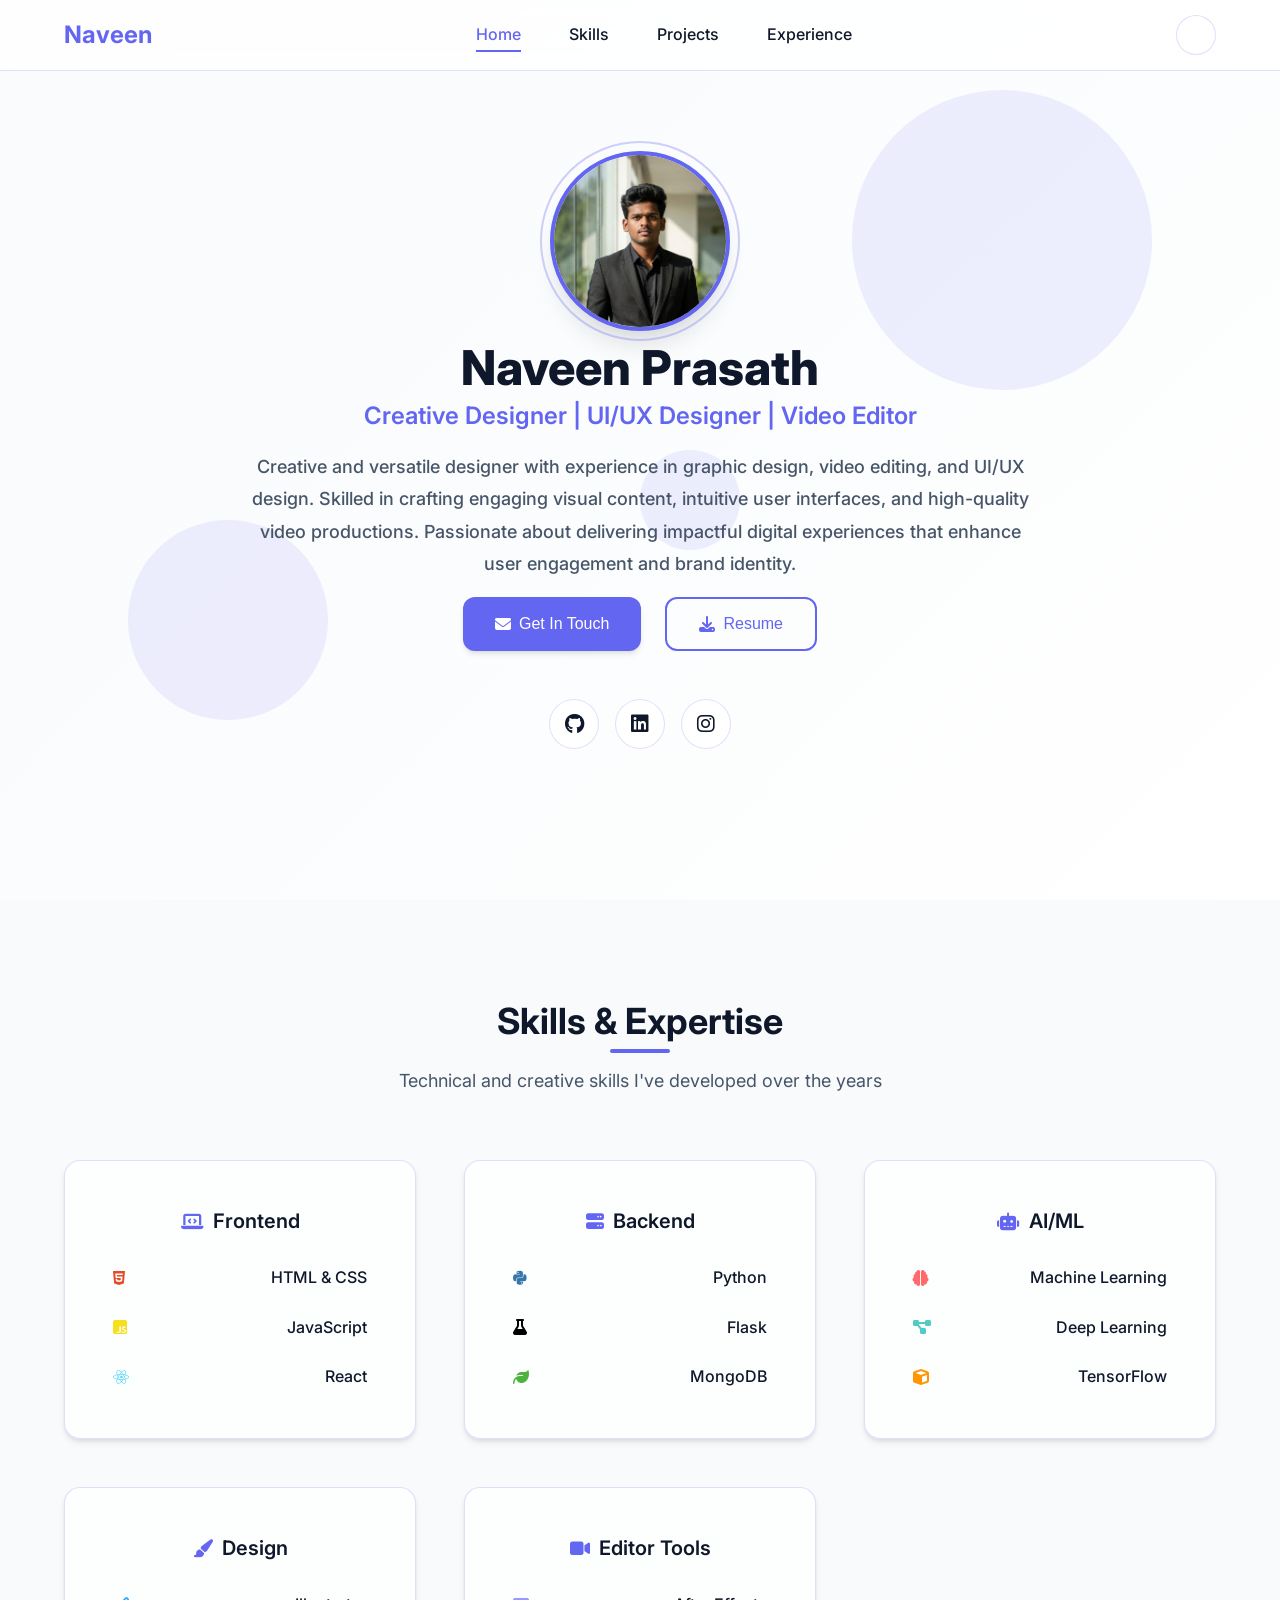
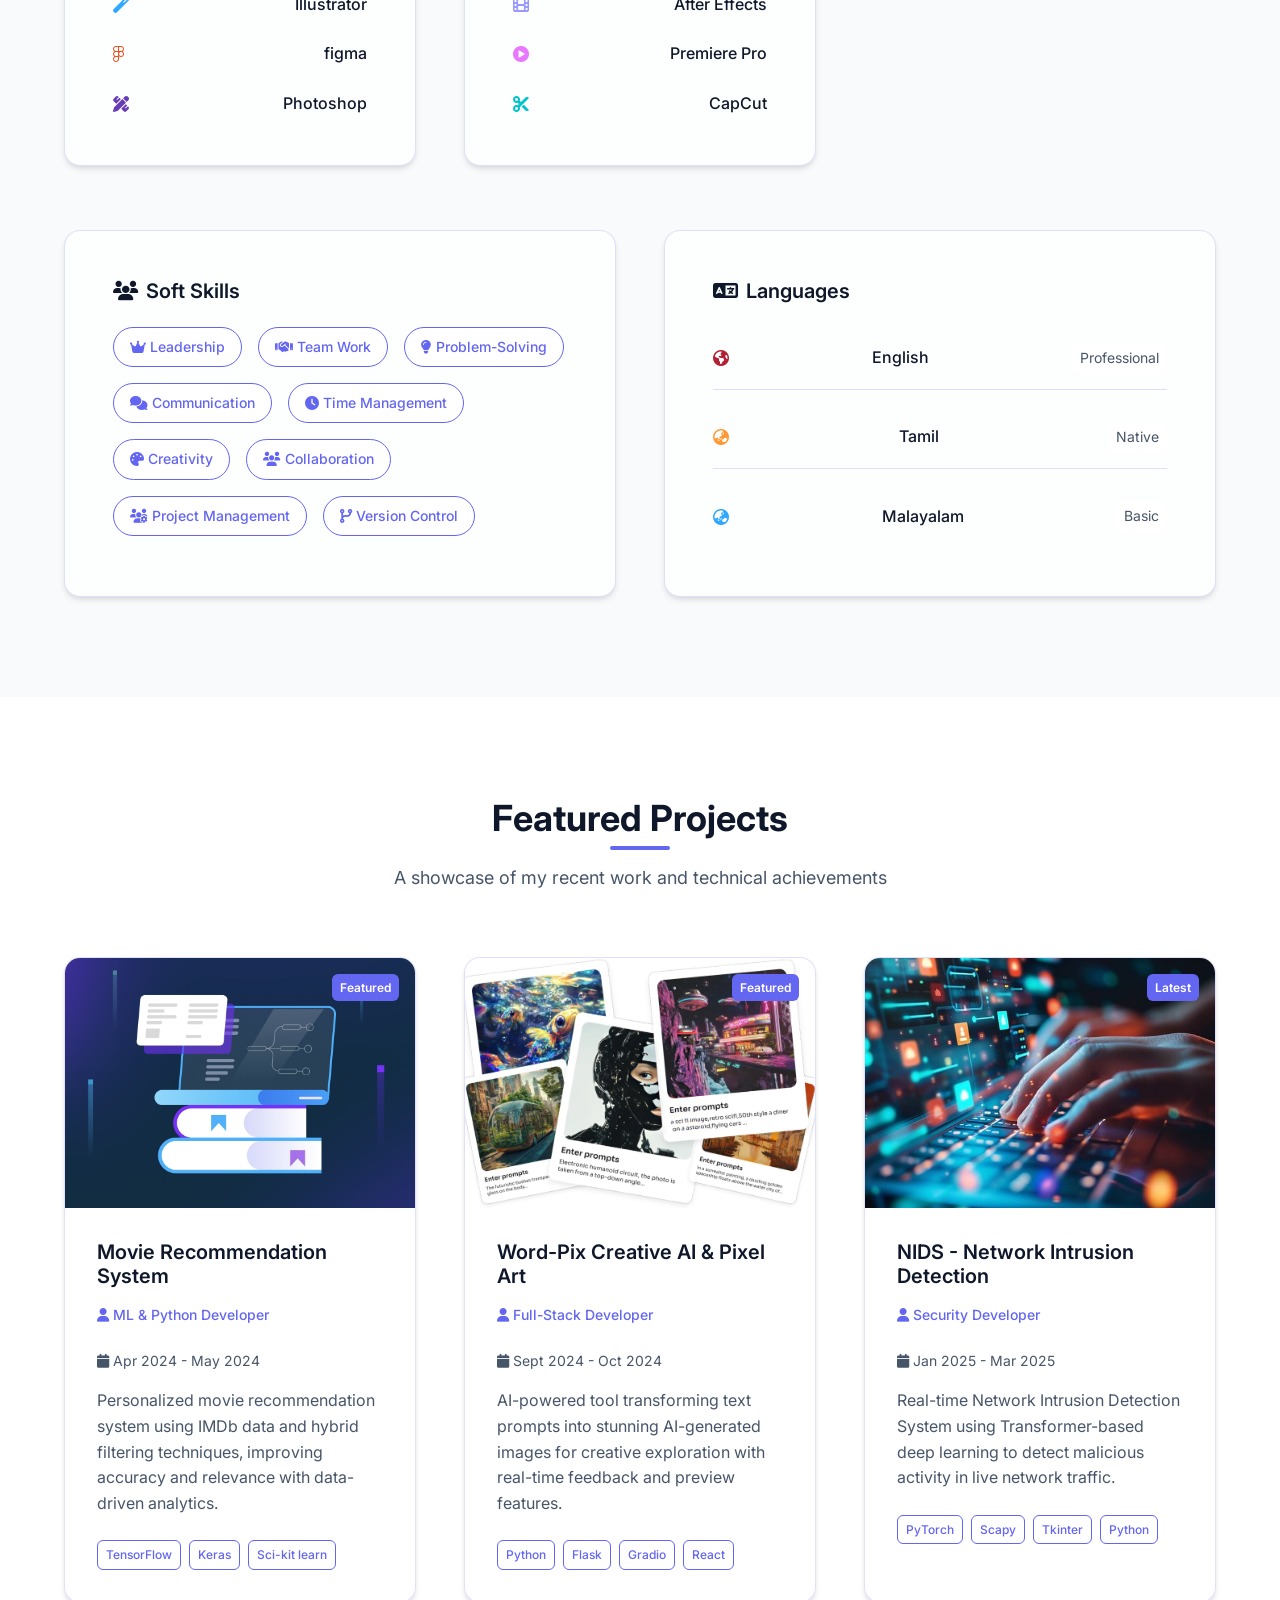
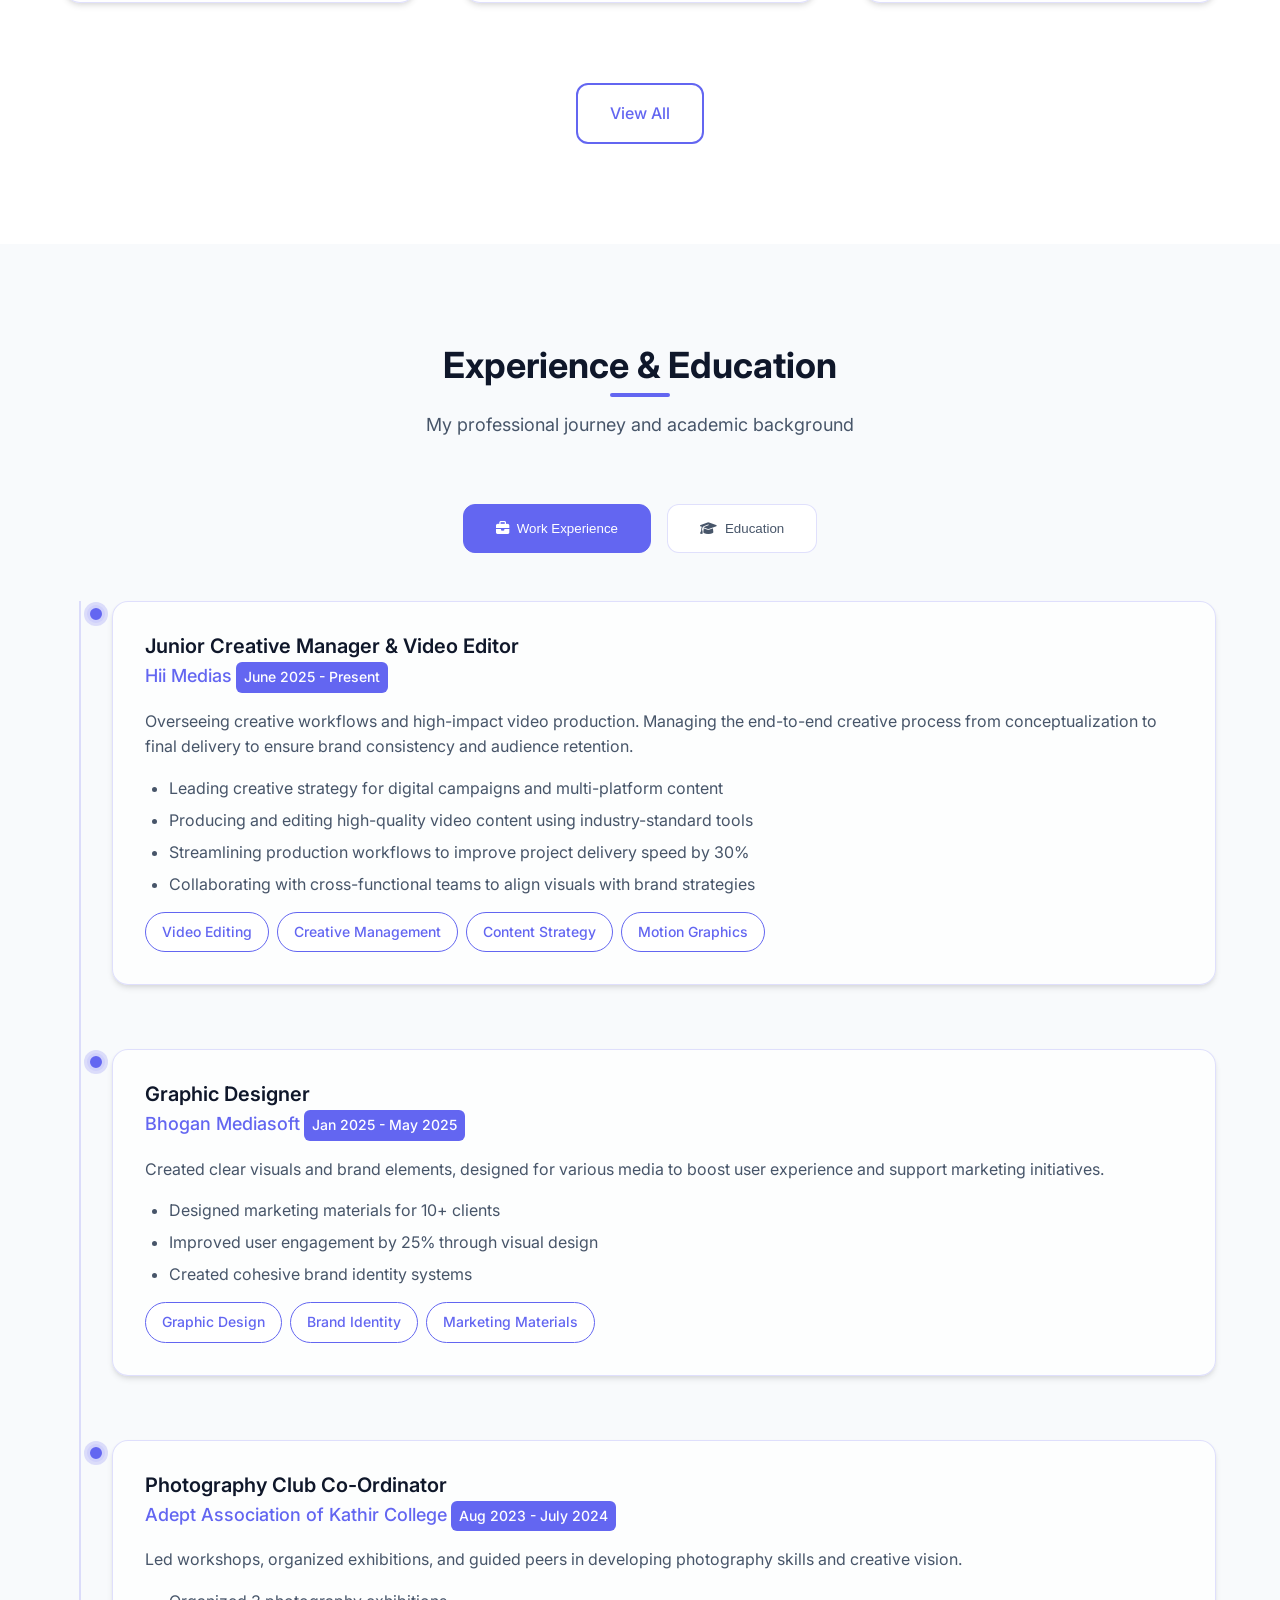
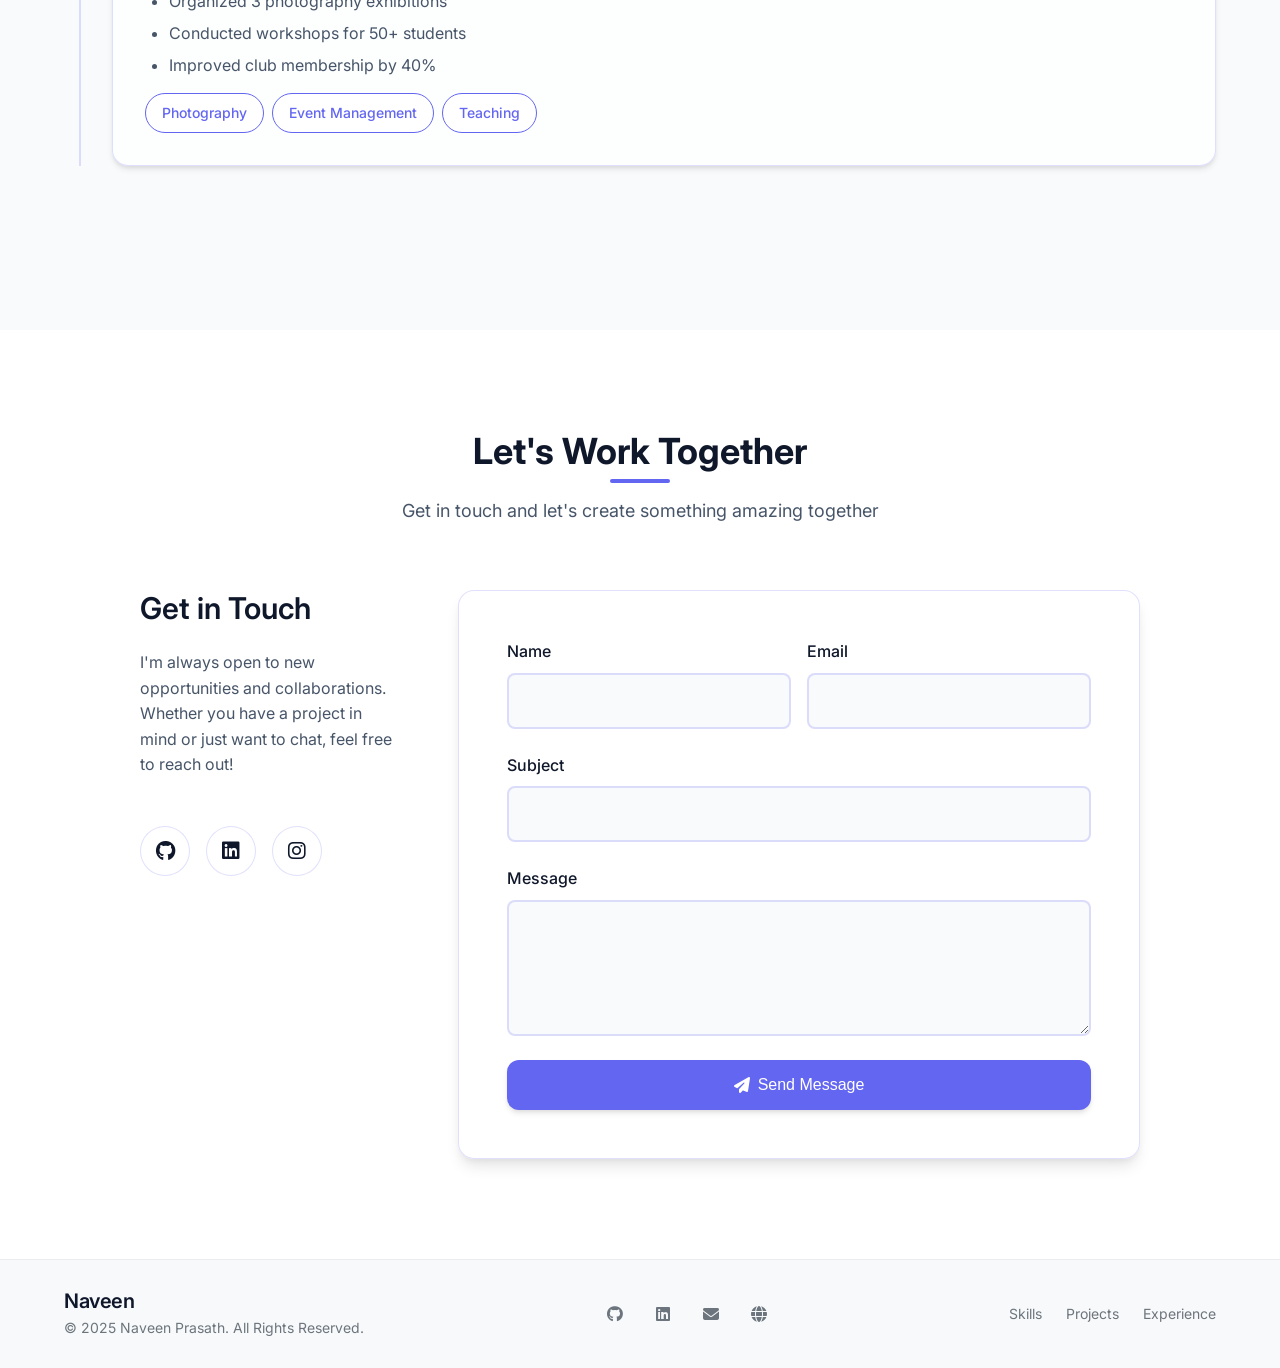
<file: index.html>
<!DOCTYPE html>
<html lang="en">
<head>
    <meta charset="UTF-8">
    <meta name="viewport" content="width=device-width, initial-scale=1.0">
    <title>Naveen Prasath-Portfolio</title>
    <link rel="icon" href="./assets/Icon.png" type="image/x-icon">
    <meta name="description" content="Naveen Prasath P - Passionate Graphic Designer & AI/ML Developer">
    <meta name="keywords" content="Naveen Prasath, Graphic Designer, AI/ML Developer, Web Developer, Portfolio">
    
    <!-- Font Awesome Icons -->
    <link rel="stylesheet" href="https://cdnjs.cloudflare.com/ajax/libs/font-awesome/6.4.0/css/all.min.css">

    <!-- Font Awesome CDN -->
    <link rel="stylesheet" href="https://cdnjs.cloudflare.com/ajax/libs/font-awesome/6.5.0/css/all.min.css" integrity="sha512-jQBUC+Jg3+ZcSp0O8U5XzqCl7e+5XYePb7k0yZmZqMR6oIvRxYV4cWHP+txAkN6JjcFjBeIJz0sRIBipxNL1NQ==" crossorigin="anonymous" referrerpolicy="no-referrer" />

    <!-- Google Fonts -->
    <link href="https://fonts.googleapis.com/css2?family=Inter:wght@300;400;500;600;700;800;900&display=swap" rel="stylesheet">
    
    <!-- Custom CSS -->
    <link rel="stylesheet" href="./style.css">
</head>
<body class="light-mode">
    <!-- Navigation -->
    <nav class="navbar" id="navbar">
        <div class="nav-container">
            <div class="nav-logo">
                <h2>Naveen</h2>
            </div>
            <ul class="nav-menu" id="nav-menu">
                <li class="nav-item">
                    <a href="#home" class="nav-link">Home</a>
                </li>
                <li class="nav-item">
                    <a href="#skills" class="nav-link">Skills</a>
                </li>
                <li class="nav-item">
                    <a href="#projects" class="nav-link">Projects</a>
                </li>
                <li class="nav-item">
                    <a href="#experience" class="nav-link">Experience</a>
                </li>
            </ul>
            <div class="nav-actions">
                <button class="theme-toggle" id="theme-toggle" aria-label="Toggle theme" type="button" title="Toggle theme">
                    <i class="" id="theme-icon"></i>
                </button>
                <div class="nav-toggle" id="nav-toggle">
                    <span class="bar"></span>
                    <span class="bar"></span>
                    <span class="bar"></span>
                </div>
            </div>
        </div>
    </nav>

    <!-- Hero Section -->
    <section class="hero" id="home">
        <div class="hero-bg">
            <div class="hero-shape shape-1"></div>
            <div class="hero-shape shape-2"></div>
            <div class="hero-shape shape-3"></div>
        </div>
        <div class="container">
            <div class="hero-content">
                <div class="hero-avatar">
                    <img src="./assets/me.png" alt="Naveen Prasath P" class="avatar-img">
                    <div class="avatar-ring"></div>
                </div>
                <h1 class="hero-title">Naveen Prasath </h1>                
                <p class="hero-subtitle">
                    <span class="subtitle-line">Creative Designer | UI/UX Designer | Video Editor</span>
                </p>
                <p class="hero-description">
                   Creative and versatile designer with experience in graphic design, video editing, and UI/UX design.
                   Skilled in crafting engaging visual content, intuitive user interfaces, and high-quality video productions.
                   Passionate about delivering impactful digital experiences that enhance user engagement and brand identity.
                </p>
                
                <div class="hero-buttons">
                    <button class="btn btn-primary" onclick="scrollToSection('contact')" type="button">
                        <i class="fas fa-envelope"></i>
                        <span>Get In Touch</span>
                    </button>
                    <button class="btn btn-outline" onclick="downloadResume()" type="button">
                        <i class="fas fa-download"></i>
                        <span>Resume</span>
                    </button>
                </div>
                <div class="hero-social">
                    <a href="https://github.com/NaveenKitty14" class="social-link" target="_blank" rel="noopener" title="GitHub">
                        <i class="fab fa-github"></i>
                    </a>
                    <a href="https://www.linkedin.com/in/naveen-prasath144/" class="social-link" target="_blank" rel="noopener" title="LinkedIn">
                        <i class="fab fa-linkedin"></i>
                    </a>
                    <a href="https://www.instagram.com/_naveen_.nk._/" class="social-link" target="_blank" rel="noopener" title="Instagram">
                        <i class="fab fa-instagram"></i>
                    </a>
                </div>
            </div>
        </div>
    </section>

   <!-- Skills Section -->
<section class="skills section" id="skills">
    <div class="container">
        <div class="section-header">
            <h2 class="section-title">Skills & Expertise</h2>
            <p class="section-subtitle">Technical and creative skills I've developed over the years</p>
        </div>
        <div class="skills-content">
            <div class="skills-grid">
                <div class="skill-category">
                    <h3 class="category-title">
                        <i class="fas fa-laptop-code"></i>
                        Frontend
                    </h3>
                    <div class="skill-items">
                        <div class="skill-item">
                            <div class="skill-info">
                                <i class="fab fa-html5" style="color: #e34c26;"></i>
                                <span class="skill-name">HTML & CSS</span>
                            </div>
                        </div>
                        <div class="skill-item">
                            <div class="skill-info">
                                <i class="fab fa-js-square" style="color: #f7df1e;"></i>
                                <span class="skill-name">JavaScript</span>
                            </div>
                        </div>
                        <div class="skill-item">
                            <div class="skill-info">
                                <i class="fab fa-react" style="color: #61dafb;"></i>
                                <span class="skill-name">React</span>
                            </div>
                        </div>
                    </div>
                </div>
                
                <div class="skill-category">
                    <h3 class="category-title">
                        <i class="fas fa-server"></i>
                        Backend
                    </h3>
                    <div class="skill-items">
                        <div class="skill-item">
                            <div class="skill-info">
                                <i class="fab fa-python" style="color: #3776ab;"></i>
                                <span class="skill-name">Python</span>
                            </div>
                        </div>
                        <div class="skill-item">
                            <div class="skill-info">
                                <i class="fas fa-flask" style="color: #000000;"></i>
                                <span class="skill-name">Flask</span>
                            </div>
                        </div>
                        <div class="skill-item">
                            <div class="skill-info">
                                <i class="fas fa-leaf" style="color: #4db33d;"></i>
                                <span class="skill-name">MongoDB</span>
                            </div>
                        </div>
                    </div>
                </div>

                <div class="skill-category">
                    <h3 class="category-title">
                        <i class="fas fa-robot"></i>
                        AI/ML
                    </h3>
                    <div class="skill-items">
                        <div class="skill-item">
                            <div class="skill-info">
                                <i class="fas fa-brain" style="color: #ff6b6b;"></i>
                                <span class="skill-name">Machine Learning</span>
                            </div>
                        </div>
                        <div class="skill-item">
                            <div class="skill-info">
                                <i class="fas fa-project-diagram" style="color: #4ecdc4;"></i>
                                <span class="skill-name">Deep Learning</span>
                            </div>
                        </div>
                        <div class="skill-item">
                            <div class="skill-info">
                                <i class="fas fa-cube" style="color: #ff9500;"></i>
                                <span class="skill-name">TensorFlow</span>
                            </div>
                        </div>
                    </div>
                </div>

                <div class="skill-category">
                    <h3 class="category-title">
                        <i class="fas fa-paint-brush"></i>
                    Design
                    </h3>
                    <div class="skill-items">
                        <div class="skill-item">
                            <div class="skill-info">
                                <i class="fas fa-magic" style="color: #31a8ff;"></i>
                                <span class="skill-name">Illustrator</span>
                            </div>
                        </div>
                        <div class="skill-item">
                            <div class="skill-info">
                                <i class="fab fa-figma" style="color: #f24e1e;"></i>
                                <span class="skill-name">figma</span>
                            </div>
                        </div>
                        <div class="skill-item">
                            <div class="skill-info">
                                <i class="fas fa-pencil-ruler" style="color: #673ab7;"></i>
                                <span class="skill-name">Photoshop</span>
                            </div>
                        </div>
                    </div>
                </div>

                <div class="skill-category">
    <h3 class="category-title">
        <i class="fas fa-video"></i>
        Editor Tools
    </h3>
    <div class="skill-items">
        
        <div class="skill-item">
            <div class="skill-info">
                <i class="fas fa-film" style="color: #9999ff;"></i>
                <span class="skill-name">After Effects</span>
            </div>
        </div>

        <div class="skill-item">
            <div class="skill-info">
                <i class="fas fa-play-circle" style="color: #ea77ff;"></i>
                <span class="skill-name">Premiere Pro</span>
            </div>
        </div>

        <div class="skill-item">
            <div class="skill-info">
                <i class="fas fa-cut" style="color: #00c4cc;"></i>
                <span class="skill-name">CapCut</span>
            </div>
        </div>

    </div>

</div>

            </div>

            <div class="additional-skills">
                <div class="skill-section">
                    <h3 class="section-title-small">
                        <i class="fas fa-users"></i>
                        Soft Skills
                    </h3>
                    <div class="skill-tags">
                        <span class="skill-tag"><i class="fas fa-crown"></i> Leadership</span>
                        <span class="skill-tag"><i class="fas fa-handshake"></i> Team Work</span>
                        <span class="skill-tag"><i class="fas fa-lightbulb"></i> Problem-Solving</span>
                        <span class="skill-tag"><i class="fas fa-comments"></i> Communication</span>
                        <span class="skill-tag"><i class="fas fa-clock"></i> Time Management</span>
                        <span class="skill-tag"><i class="fas fa-palette"></i> Creativity</span>
                        <span class="skill-tag"><i class="fas fa-users"></i> Collaboration</span>
                        <span class="skill-tag"><i class="fas fa-users-cog"></i> Project Management</span>
                        <span class="skill-tag"><i class="fas fa-code-branch"></i> Version Control</span>
                    </div>
                </div>
                <div class="skill-section">
                    <h3 class="section-title-small">
                        <i class="fas fa-language"></i>
                        Languages
                    </h3>
                    <div class="language-items">
                        <div class="language-item">
                            <i class="fas fa-globe-americas" style="color: #b22234;"></i>
                            <span class="language-name">English</span>
                            <span class="language-level">Professional</span>
                        </div>
                        <div class="language-item">
                            <i class="fas fa-globe-asia" style="color: #ff9933;"></i>
                            <span class="language-name">Tamil</span>
                            <span class="language-level">Native</span>
                        </div>
                        <div class="language-item">
                            <i class="fas fa-globe-asia" style="color:#31a8ff;"></i>
                            <span class="language-name">Malayalam</span>
                            <span class="language-level">Basic</span>
                        </div>
                    </div>
                </div>
            </div>
        </div>
    </div>
</section>

<!-- Projects Section --> 
<section class="projects section" id="projects">
    <div class="container">
        <div class="section-header">
            <h2 class="section-title">Featured Projects</h2>
            <p class="section-subtitle">A showcase of my recent work and technical achievements</p>
        </div>
        <div class="projects-grid">
            <!-- Project 1 -->
            <div class="project-card">
                <div class="project-image">
                    <img src="./assets/recommendation system.jpg" alt="Movie Recommendation System" loading="lazy">
                    <div class="project-overlay">
                        <a href="https://github.com/NaveenKitty14/Recommendation-System.git" class="btn btn-view-project" target="_blank" rel="noopener">
                            <i class="fas fa-eye"></i>
                            <span>View Project</span>
                        </a>
                    </div>
                    <div class="project-badge">Featured</div>
                </div>
                <div class="project-content">
                    <h3 class="project-title">Movie Recommendation System</h3>
                    <div class="project-meta">
                        <span class="project-role"><i class="fas fa-user"></i> ML & Python Developer</span>
                        <span class="project-date"><i class="fas fa-calendar"></i> Apr 2024 - May 2024</span>
                    </div>
                    <p class="project-description">
                        Personalized movie recommendation system using IMDb data and hybrid filtering techniques, 
                        improving accuracy and relevance with data-driven analytics.
                    </p>
                    <div class="project-technologies">
                        <span class="tech-tag">TensorFlow</span>
                        <span class="tech-tag">Keras</span>
                        <span class="tech-tag">Sci-kit learn</span>
                    </div>
                </div>
            </div>

            <!-- Project 2 -->
            <div class="project-card">
                <div class="project-image">
                    <img src="./assets/Word-pix.png" alt="Word-Pix" loading="lazy">
                    <div class="project-overlay">
                        <a href="https://github.com/NaveenKitty14/Word-Pix.git" class="btn btn-view-project" target="_blank" rel="noopener">
                            <i class="fas fa-eye"></i>
                            <span>View Project</span>
                        </a>
                    </div>
                    <div class="project-badge">Featured</div>
                </div>
                <div class="project-content">
                    <h3 class="project-title">Word-Pix Creative AI & Pixel Art</h3>
                    <div class="project-meta">
                        <span class="project-role"><i class="fas fa-user"></i> Full-Stack Developer</span>
                        <span class="project-date"><i class="fas fa-calendar"></i> Sept 2024 - Oct 2024</span>
                    </div>
                    <p class="project-description">
                        AI-powered tool transforming text prompts into stunning AI-generated images for creative exploration 
                        with real-time feedback and preview features.
                    </p>
                    <div class="project-technologies">
                        <span class="tech-tag">Python</span>
                        <span class="tech-tag">Flask</span>
                        <span class="tech-tag">Gradio</span>
                        <span class="tech-tag">React</span>
                    </div>
                </div>
            </div>

            <!-- Project 3 -->
            <div class="project-card">
                <div class="project-image">
                    <img src="./assets/network intrusion detection system.jpg" alt="NIDS" loading="lazy">
                    <div class="project-overlay">
                        <a href="https://github.com/NaveenKitty14/NIDS-using-Transformer.git" class="btn btn-view-project" target="_blank" rel="noopener">
                            <i class="fas fa-eye"></i>
                            <span>View Project</span>
                        </a>
                    </div>
                    <div class="project-badge">Latest</div>
                </div>
                <div class="project-content">
                    <h3 class="project-title">NIDS - Network Intrusion Detection</h3>
                    <div class="project-meta">
                        <span class="project-role"><i class="fas fa-user"></i> Security Developer</span>
                        <span class="project-date"><i class="fas fa-calendar"></i> Jan 2025 - Mar 2025</span>
                    </div>
                    <p class="project-description">
                        Real-time Network Intrusion Detection System using Transformer-based deep learning to detect 
                        malicious activity in live network traffic.
                    </p>
                    <div class="project-technologies">
                        <span class="tech-tag">PyTorch</span>
                        <span class="tech-tag">Scapy</span>
                        <span class="tech-tag">Tkinter</span>
                        <span class="tech-tag">Python</span>
                    </div>
                </div>
            </div>

            <!-- View All Button -->
            <div class="projects-view-all">
                <a href="projects.html" class="btn btn-outline">View All</a>
            </div>
        </div>
    </div>
</section>

    <!-- Experience Section -->
    <section class="experience section" id="experience">
        <div class="container">
            <div class="section-header">
                <h2 class="section-title">Experience & Education</h2>
                <p class="section-subtitle">My professional journey and academic background</p>
            </div>
            
            <div class="experience-content">
                <div class="experience-tabs">
                    <button class="tab-button active" data-tab="work" type="button">
                        <i class="fas fa-briefcase"></i>
                        Work Experience
                    </button>
                    <button class="tab-button" data-tab="education" type="button">
                        <i class="fas fa-graduation-cap"></i>
                        Education
                    </button>
                </div>

                <div class="tab-content active" id="work">
                    <div class="timeline">
                        <div class="timeline-item">
    <div class="timeline-marker"></div>
    <div class="timeline-content">
        <div class="timeline-header">
            <h3 class="position-title">Junior Creative Manager & Video Editor</h3>
            <span class="company-name">Hii Medias</span>
            <span class="timeline-date">June 2025 - Present</span>
        </div>
        <p class="timeline-description">
            Overseeing creative workflows and high-impact video production. Managing the end-to-end creative process from conceptualization to final delivery to ensure brand consistency and audience retention.
        </p>
        <ul class="timeline-achievements">
            <li>Leading creative strategy for digital campaigns and multi-platform content</li>
            <li>Producing and editing high-quality video content using industry-standard tools</li>
            <li>Streamlining production workflows to improve project delivery speed by 30%</li>
            <li>Collaborating with cross-functional teams to align visuals with brand strategies</li>
        </ul>
        <div class="timeline-skills">
            <span class="skill-tag">Video Editing</span>
            <span class="skill-tag">Creative Management</span>
            <span class="skill-tag">Content Strategy</span>
            <span class="skill-tag">Motion Graphics</span>
        </div>
    </div>
</div>

<div class="timeline-item">
    <div class="timeline-marker"></div>
    <div class="timeline-content">
        <div class="timeline-header">
            <h3 class="position-title">Graphic Designer</h3>
            <span class="company-name">Bhogan Mediasoft</span>
            <span class="timeline-date">Jan 2025 - May 2025</span>
        </div>
        <p class="timeline-description">
            Created clear visuals and brand elements, designed for various media to boost user experience and support marketing initiatives.
        </p>
        <ul class="timeline-achievements">
            <li>Designed marketing materials for 10+ clients</li>
            <li>Improved user engagement by 25% through visual design</li>
            <li>Created cohesive brand identity systems</li>
        </ul>
        <div class="timeline-skills">
            <span class="skill-tag">Graphic Design</span>
            <span class="skill-tag">Brand Identity</span>
            <span class="skill-tag">Marketing Materials</span>
        </div>
    </div>
</div>

<div class="timeline-item">
    <div class="timeline-marker"></div>
    <div class="timeline-content">
        <div class="timeline-header">
            <h3 class="position-title">Photography Club Co-Ordinator</h3>
            <span class="company-name">Adept Association of Kathir College</span>
            <span class="timeline-date">Aug 2023 - July 2024</span>
        </div>
        <p class="timeline-description">
            Led workshops, organized exhibitions, and guided peers in developing photography skills and creative vision.
        </p>
        <ul class="timeline-achievements">
            <li>Organized 3 photography exhibitions</li>
            <li>Conducted workshops for 50+ students</li>
            <li>Improved club membership by 40%</li>
        </ul>
        <div class="timeline-skills">
            <span class="skill-tag">Photography</span>
            <span class="skill-tag">Event Management</span>
            <span class="skill-tag">Teaching</span>
        </div>
    </div>
</div></div>
                    </div>
                </div>

                <div class="tab-content" id="education">
                    <div class="education-grid">
                        <div class="education-card">
                            <div class="education-icon">
                                <i class="fas fa-university"></i>
                            </div>
                            <div class="education-content">
                                <h3 class="degree-title">B.Tech Artificial Intelligence and Data Science</h3>
                                <p class="institution-name">Kathir College of Engineering</p>
                                <p class="education-duration">2021 - 2025</p>
                                <p class="education-grade">Grade: 7.8 CGPA</p>
                                <p class="education-description">
                                    Specialized in AI/ML algorithms, data science techniques, and software development with focus on practical applications.
                                </p>
                                <div class="education-subjects">
                                    <span class="subject-tag">Machine Learning</span>
                                    <span class="subject-tag">Deep Learning</span>
                                    <span class="subject-tag">Computer Vision</span>
                                    <span class="subject-tag">Data Science</span>
                                </div>
                            </div>
                        </div>

                        <div class="education-card">
                            <div class="education-icon">
                                <i class="fas fa-school"></i>
                            </div>
                            <div class="education-content">
                                <h3 class="degree-title">Higher Secondary Education</h3>
                                <p class="institution-name">APS Academy Matric Hr Sec School</p>
                                <p class="education-duration">2020 - 2021</p>
                                <p class="education-grade">Grade: 70.2%</p>
                                <p class="education-description">
                                    Completed with focus on Mathematics, Physics, and Computer Science.
                                </p>
                                <div class="education-subjects">
                                    <span class="subject-tag">Mathematics</span>
                                    <span class="subject-tag">Physics</span>
                                    <span class="subject-tag">Chemistry</span>
                                    <span class="subject-tag">Computer Science</span>
                                </div>
                            </div>
                        </div>
                    </div>
                </div>
            </div>
        </div>
    </section>

    <!-- Contact Section -->
    <section class="contact section" id="contact">
        <div class="container">
            <div class="section-header">
                <h2 class="section-title">Let's Work Together</h2>
                <p class="section-subtitle">Get in touch and let's create something amazing together</p>
            </div>
            
            <div class="contact-content">
                <div class="contact-info">
                    <h3 class="contact-title">Get in Touch</h3>
                    <p class="contact-description">
                        I'm always open to new opportunities and collaborations. Whether you have a project in mind or just want to chat, feel free to reach out!
                    </p>
                    <div class="contact-social">
                        <div class="social-links">
                            <a href="https://github.com/NaveenKitty14" class="social-link" target="_blank" rel="noopener">
                                <i class="fab fa-github"></i>
                            </a>
                            <a href="https://linkedin.com/in/naveenkitty14" class="social-link" target="_blank" rel="noopener">
                                <i class="fab fa-linkedin"></i>
                            </a>
                            <a href="https://instagram.com/_naveen_nk._" class="social-link" target="_blank" rel="noopener">
                                <i class="fab fa-instagram"></i>
                            </a>
                        </div>
                    </div>
                </div>

                <div class="contact-form-container">
                    <form class="contact-form" id="contactForm">
                        <div class="form-row">
                            <div class="form-group">
                                <label for="name">Name</label>
                                <input type="text" id="name" name="name" required>
                            </div>
                            <div class="form-group">
                                <label for="email">Email</label>
                                <input type="email" id="email" name="email" required>
                            </div>
                        </div>
                        <div class="form-group">
                            <label for="subject">Subject</label>
                            <input type="text" id="subject" name="subject" required>
                        </div>
                        <div class="form-group">
                            <label for="message">Message</label>
                            <textarea id="message" name="message" rows="5" required></textarea>
                        </div>
                        <button type="submit" class="btn btn-primary btn-full">
                            <i class="fas fa-paper-plane"></i>
                            <span>Send Message</span>
                        </button>
                    </form>
                </div>
            </div>
        </div>
    </section>

<!-- Footer -->
<footer class="footer">
    <div class="container">
        <div class="footer-content">
            <div class="footer-brand">
                <h3 class="footer-logo">Naveen</h3>
                <p class="footer-copyright">&copy; 2025 Naveen Prasath. All Rights Reserved.</p>
            </div>
            
            <div class="footer-social">
                <a href="https://github.com/NaveenKitty14" class="social-link" target="_blank" rel="noopener" title="GitHub">
                    <i class="fab fa-github"></i>
                </a>
                <a href="https://linkedin.com/in/naveenprasath144" class="social-link" target="_blank" rel="noopener" title="LinkedIn">
                    <i class="fab fa-linkedin"></i>
                </a>
                <a href="mailto:naveenprasath144@gmail.com" class="social-link" title="Email">
                    <i class="fas fa-envelope"></i>
                </a>
                <a href="localhost" class="social-link" target="_blank" rel="noopener" title="Website">
                    <i class="fas fa-globe"></i>
                </a>
            </div>
            
            <div class="footer-nav">
                <a href="#skills" class="footer-link">Skills</a>
                <a href="#projects" class="footer-link">Projects</a>
                <a href="#experience" class="footer-link">Experience</a>
            </div>
        </div>
    </div>
</footer>

    <!-- Scroll to Top Button -->
    <button class="scroll-top" id="scrollTop" type="button" title="Scroll to top">
        <i class="fas fa-chevron-up"></i>
    </button>

    <!-- Custom JavaScript -->
    <script src="./Script.js"></script>
</body>
</html>
</file>
<file: style.css>
/* CSS Variables for Theme */
:root {
    /* Main Brand Colors */
    --primary-color: #6366f1;    /* Indigo */
    --secondary-color: #4f46e5;  /* Deep Indigo */
    --accent-color: #06b6d4;     /* Cyan/Electric Blue Glow */
    --success-color: #10b981;
    --warning-color: #f59e0b;
    --error-color: #ef4444;
    
    /* Base Backgrounds (Light mode fallback) */
    --bg-color: #f8fafc;
    --surface-color: #ffffff;
    --card-bg: rgba(255, 255, 255, 0.7); /* Glass effect base */
    --text-primary: #0f172a;
    --text-secondary: #475569;   /* Slate-600 */
    --text-muted: #94a3b8;       /* Slate-400 */
    --border-color: rgba(99, 102, 241, 0.2); /* Tinted border */
    --shadow-color: rgba(99, 102, 241, 0.1);
    --navbar-bg: rgba(255, 255, 255, 0.8);
    
    /* Typography & Others remain same... */
    --font-family: 'Inter', -apple-system, BlinkMacSystemFont, 'Segoe UI', Roboto, sans-serif;
    --font-size-xs: 0.75rem;
    --font-size-sm: 0.875rem;
    --font-size-base: 1rem;
    --font-size-lg: 1.125rem;
    --font-size-xl: 1.25rem;
    --font-size-2xl: 1.5rem;
    --font-size-3xl: 1.875rem;
    --font-size-4xl: 2.25rem;
    --font-size-5xl: 3rem;
    --font-size-6xl: 3.75rem;
    --spacing-xs: 0.25rem;
    --spacing-sm: 0.5rem;
    --spacing-md: 1rem;
    --spacing-lg: 1.5rem;
    --spacing-xl: 2rem;
    --spacing-2xl: 3rem;
    --spacing-3xl: 4rem;
    --radius-sm: 0.375rem;
    --radius-md: 0.5rem;
    --radius-lg: 0.75rem;
    --radius-xl: 1rem;
    --radius-2xl: 1.5rem;
    --radius-full: 9999px;
    --shadow-sm: 0 1px 2px 0 rgba(0, 0, 0, 0.05);
    --shadow-md: 0 4px 6px -1px rgba(0, 0, 0, 0.1);
    --shadow-lg: 0 10px 15px -3px rgba(0, 0, 0, 0.1);
    --shadow-xl: 0 20px 25px -5px rgba(0, 0, 0, 0.1);
    --transition-fast: 0.15s ease;
    --transition-normal: 0.3s ease;
    --transition-slow: 0.5s ease;
    
    /* Border Radius */
    --radius-sm: 0.375rem;
    --radius-md: 0.5rem;
    --radius-lg: 0.75rem;
    --radius-xl: 1rem;
    --radius-2xl: 1.5rem;
    --radius-full: 9999px;
    
    /* Shadows */
    --shadow-sm: 0 1px 2px 0 rgba(0, 0, 0, 0.05);
    --shadow-md: 0 4px 6px -1px rgba(0, 0, 0, 0.1), 0 2px 4px -1px rgba(0, 0, 0, 0.06);
    --shadow-lg: 0 10px 15px -3px rgba(0, 0, 0, 0.1), 0 4px 6px -2px rgba(0, 0, 0, 0.05);
    --shadow-xl: 0 20px 25px -5px rgba(0, 0, 0, 0.1), 0 10px 10px -5px rgba(0, 0, 0, 0.04);
    
    /* Transitions */
    --transition-fast: 0.15s ease;
    --transition-normal: 0.3s ease;
    --transition-slow: 0.5s ease;
}

/* Dark Theme */
body.dark-mode {
    --bg-color: #0f172a;
    --surface-color: #1e293b;
    --card-bg: #1e293b;
    --text-primary: #f8fafc;
    --text-secondary: #cbd5e1;
    --text-muted: #64748b;
    --border-color: #374151;
    --shadow-color: rgba(0, 0, 0, 0.3);
    --navbar-bg: rgba(15, 23, 42, 0.95);
}

/* Reset and Base Styles */
* {
    margin: 0;
    padding: 0;
    box-sizing: border-box;
}

html {
    scroll-behavior: smooth;
    font-size: 16px;
}

body {
    font-family: var(--font-family);
    line-height: 1.6;
    color: var(--text-primary);
    background-color: var(--bg-color);
    transition: background-color var(--transition-normal), color var(--transition-normal);
    overflow-x: hidden;
}

/* Container */
.container {
    max-width: 1200px;
    margin: 0 auto;
    padding: 0 var(--spacing-lg);
}

/* Typography */
h1, h2, h3, h4, h5, h6 {
    font-weight: 600;
    line-height: 1.2;
    color: var(--text-primary);
}

a {
    text-decoration: none;
    color: inherit;
    transition: color var(--transition-fast);
}

/* Buttons */
.btn {
    display: inline-flex;
    align-items: center;
    justify-content: center;
    gap: var(--spacing-sm);
    padding: var(--spacing-md) var(--spacing-xl);
    border-radius: var(--radius-lg);
    font-weight: 500;
    font-size: var(--font-size-base);
    text-decoration: none;
    transition: all var(--transition-normal);
    cursor: pointer;
    border: none;
    position: relative;
    overflow: hidden;
}

.btn::before {
    content: '';
    position: absolute;
    top: 0;
    left: -100%;
    width: 100%;
    height: 100%;
    background: linear-gradient(90deg, transparent, rgba(255, 255, 255, 0.2), transparent);
    transition: left var(--transition-slow);
}

.btn:hover::before {
    left: 100%;
}

.btn-primary {
    background: var(--primary-color);
    color: white;
    box-shadow: var(--shadow-md);
}

.btn-primary:hover {
    background: var(--secondary-color);
    transform: translateY(-2px);
    box-shadow: var(--shadow-lg);
}

.btn-outline {
    background: transparent;
    color: var(--primary-color);
    border: 2px solid var(--primary-color);
    align-self: center;
}

.btn-outline:hover {
    background: var(--primary-color);
    color: white;
    transform: translateY(-2px);
}

.btn-sm {
    padding: var(--spacing-md);
    font-size: var(--font-size-sm);
}

.btn-full {
    width: 100%;
}


/* Section Styles */
.section {
    padding: 100px 0;
}

.section-header {
    text-align: center;
    margin-bottom: var(--spacing-3xl);
    max-width: 800px;
    margin-left: auto;
    margin-right: auto;
}

.section-title {
    font-size: var(--font-size-4xl);
    font-weight: 700;
    color: var(--text-primary);
    margin-bottom: var(--spacing-lg);
    position: relative;
}

.section-title::after {
    content: '';
    position: absolute;
    bottom: -10px;
    left: 50%;
    transform: translateX(-50%);
    width: 60px;
    height: 4px;
    background: var(--primary-color);
    border-radius: var(--radius-full);
}

.section-subtitle {
    font-size: var(--font-size-lg);
    color: var(--text-secondary);
    line-height: 1.6;
    max-width: 600px;
    margin: 0 auto;
}

.section-title-small {
    font-size: var(--font-size-xl);
    font-weight: 600;
    color: var(--text-primary);
    margin-bottom: var(--spacing-lg);
    display: flex;
    align-items: center;
    gap: var(--spacing-sm);
}

/* Navigation */
.navbar {
    position: fixed;
    top: 0;
    width: 100%;
    background: var(--navbar-bg);
    backdrop-filter: blur(10px);
    z-index: 1000;
    transition: all var(--transition-normal);
    border-bottom: 1px solid var(--border-color);
}

.navbar.scrolled {
    background: var(--navbar-bg);
    box-shadow: var(--shadow-md);
}

.nav-container {
    max-width: 1200px;
    margin: 0 auto;
    padding: 0 var(--spacing-lg);
    display: flex;
    justify-content: space-between;
    align-items: center;
    height: 70px;
}

.nav-logo h2 {
    color: var(--primary-color);
    font-weight: 700;
    font-size: var(--font-size-2xl);
}

.nav-menu {
    display: flex;
    list-style: none;
    gap: var(--spacing-2xl);
}

.nav-link {
    color: var(--text-primary);
    font-weight: 500;
    transition: color var(--transition-fast);
    position: relative;
}

.nav-link:hover,
.nav-link.active {
    color: var(--primary-color);
}

.nav-link::after {
    content: '';
    position: absolute;
    bottom: -8px;
    left: 0;
    width: 0;
    height: 2px;
    background: var(--primary-color);
    transition: width var(--transition-fast);
}

.nav-link:hover::after,
.nav-link.active::after {
    width: 100%;
}

.nav-actions {
    display: flex;
    align-items: center;
    gap: var(--spacing-md);
}

.theme-toggle {
    width: 40px;
    height: 40px;
    border-radius: var(--radius-full);
    background: var(--surface-color);
    border: 1px solid var(--border-color);
    color: var(--text-primary);
    cursor: pointer;
    transition: all var(--transition-fast);
    display: flex;
    align-items: center;
    justify-content: center;
}

.theme-toggle:hover {
    background: var(--primary-color);
    color: white;
    transform: scale(1.1);
}

.nav-toggle {
    display: none;
    flex-direction: column;
    cursor: pointer;
}

.nav-toggle .bar {
    width: 25px;
    height: 3px;
    background: var(--text-primary);
    margin: 3px 0;
    transition: var(--transition-fast);
}

/* Hero Section */
.hero {
    min-height: 100vh;
    display: flex;
    align-items: center;
    justify-content: center;
    position: relative;
    overflow: hidden;
    background: linear-gradient(135deg, var(--bg-color) 0%, var(--surface-color) 100%);
}

.hero-bg {
    position: absolute;
    top: 0;
    left: 0;
    width: 100%;
    height: 100%;
    overflow: hidden;
}

.hero-shape {
    position: absolute;
    border-radius: var(--radius-full);
    background: var(--primary-color);
    opacity: 0.1;
    animation: float 6s ease-in-out infinite;
}

.hero-shape.shape-1 {
    width: 300px;
    height: 300px;
    top: 10%;
    right: 10%;
    animation-delay: 0s;
}

.hero-shape.shape-2 {
    width: 200px;
    height: 200px;
    bottom: 20%;
    left: 10%;
    animation-delay: 2s;
}

.hero-shape.shape-3 {
    width: 100px;
    height: 100px;
    top: 50%;
    left: 50%;
    animation-delay: 4s;
}

@keyframes float {
    0%, 100% { transform: translateY(0px) rotate(0deg); }
    50% { transform: translateY(-20px) rotate(180deg); }
}

.hero-content {
    text-align: center;
    position: relative;
    z-index: 1;
    max-width: 800px;
}

.hero-avatar {
    margin-bottom: var(--spacing-1xl);
    position: relative;
    display: inline-block;
}

.avatar-img {
    width: 180px;
    height: 180px;
    border-radius: var(--radius-full);
    object-fit: cover;
    border: 4px solid var(--primary-color);
    box-shadow: var(--shadow-xl);
    animation: fadeInUp 1s ease-out;
}

.avatar-ring {
    position: absolute;
    top: -10px;
    left: -10px;
    width: 200px;
    height: 200px;
    border-radius: var(--radius-full);
    border: 2px solid var(--primary-color);
    opacity: 0.3;
    animation: pulse 2s ease-in-out infinite;
}

@keyframes pulse {
    0% { transform: scale(1); opacity: 0.3; }
    50% { transform: scale(1.05); opacity: 0.1; }
    100% { transform: scale(1); opacity: 0.3; }
}

.hero-title {
    font-size: var(--font-size-5xl);
    font-weight: 800;
    color: var(--text-primary);
    margin-bottom: var(--spacing-1xl);
    animation: fadeInUp 1s ease-out 0.2s both;
}

.hero-subtitle {
    font-size: var(--font-size-2xl);
    color: var(--primary-color);
    margin-top: var(--spacing-1xl);
    font-weight: 600;
    animation: fadeInUp 1s ease-out 0.4s both;
}

.hero-description {
    font-size: var(--font-size-lg);
    color: var(--text-secondary);
    line-height: 1.8;
    font-weight: 500;
    margin-top: var(--spacing-md);
    margin-bottom: var(--spacing-md);
    animation: fadeInUp 1s ease-out 0.6s both;
}

.hero-contact-info {
    display: flex;
    flex-wrap: wrap;
    justify-content: center;
    gap: var(--spacing-xl);
    margin-bottom: var(--spacing-2xl);
    animation: fadeInUp 1s ease-out 0.8s both;
}

.contact-item {
    display: flex;
    align-items: center;
    gap: var(--spacing-sm);
    color: var(--text-secondary);
    font-size: var(--font-size-base);
}

.contact-item i {
    color: var(--primary-color);
    font-size: var(--font-size-lg);
}

.contact-item a {
    color: var(--text-secondary);
    transition: color var(--transition-fast);
}

.contact-item a:hover {
    color: var(--primary-color);
}

.hero-buttons {
    display: flex;
    gap: var(--spacing-lg);
    justify-content: center;
    flex-wrap: wrap;
    margin-bottom: var(--spacing-2xl);
    animation: fadeInUp 1s ease-out 1s both;
}

.hero-social {
    display: flex;
    justify-content: center;
    gap: var(--spacing-md);
    animation: fadeInUp 1s ease-out 1.2s both;
}

.social-link {
    width: 50px;
    height: 50px;
    border-radius: var(--radius-full);
    background: var(--surface-color);
    border: 1px solid var(--border-color);
    display: flex;
    align-items: center;
    justify-content: center;
    color: var(--text-primary);
    font-size: var(--font-size-xl);
    transition: all var(--transition-fast);
}

.social-link:hover {
    background: var(--primary-color);
    color: white;
    transform: translateY(-3px);
    box-shadow: var(--shadow-lg);
}

.scroll-indicator {
    position: absolute;
    bottom: 30px;
    left: 50%;
    transform: translateX(-50%);
    animation: bounce 2s infinite;
}

.scroll-arrow {
    width: 40px;
    height: 40px;
    border-radius: var(--radius-full);
    background: var(--primary-color);
    display: flex;
    align-items: center;
    justify-content: center;
    color: white;
    font-size: var(--font-size-lg);
}

@keyframes bounce {
    0%, 20%, 50%, 80%, 100% { transform: translateX(-50%) translateY(0); }
    40% { transform: translateX(-50%) translateY(-10px); }
    60% { transform: translateX(-50%) translateY(-5px); }
}

@keyframes fadeInUp {
    from {
        opacity: 0;
        transform: translateY(30px);
    }
    to {
        opacity: 1;
        transform: translateY(0);
    }
}
/* Skills Section */
.skills {
    background: var(--bg-color);
}

.skills-grid {
    display: grid;
    grid-template-columns: repeat(auto-fit, minmax(300px, 1fr));
    gap: var(--spacing-2xl);
    margin-bottom: var(--spacing-3xl);
}

.skill-category {
    background: var(--card-bg);
    padding: var(--spacing-2xl);
    border-radius: var(--radius-xl);
    border: 1px solid var(--border-color);
    box-shadow: var(--shadow-md);
    transition: all var(--transition-normal);
}

.skill-category:hover {
    transform: translateY(-5px);
    box-shadow: var(--shadow-lg);
}

.category-title {
    font-size: var(--font-size-xl);
    font-weight: 600;
    color: var(--text-primary);
    margin-bottom: var(--spacing-xl);
    text-align: center;
    display: center;
    align-items: center;
    justify-content: center;
    gap: var(--spacing-md); /* Increased gap for better spacing */
}

.category-title i {
    color: var(--primary-color);
    font-size: var(--font-size-lg);
    margin-right: 4px; /* Optional extra spacing */
}

.skill-items {
    display: flex;
    flex-direction: column;
    gap: var(--spacing-lg);
}

.skill-item {
    display: flex;
    flex-direction: column;
    gap: var(--spacing-sm);
}

.skill-info {
    display: flex;
    justify-content: space-between;
    align-items: center;
}

.skill-name {
    font-weight: 500;
    color: var(--text-primary);
}

.skill-level {
    font-size: var(--font-size-sm);
    color: var(--text-secondary);
    font-weight: 600;
}

.skill-bar {
    height: 8px;
    background: var(--surface-color);
    border-radius: var(--radius-full);
    overflow: hidden;
    position: relative;
}

.skill-progress {
    height: 100%;
    background: linear-gradient(90deg, var(--primary-color), var(--accent-color));
    border-radius: var(--radius-full);
    width: 0%;
    transition: width 1.5s ease-in-out;
    position: relative;
}

.skill-progress::after {
    content: '';
    position: absolute;
    top: 0;
    left: 0;
    right: 0;
    bottom: 0;
    background: linear-gradient(90deg, transparent, rgba(255, 255, 255, 0.3), transparent);
    animation: shimmer 2s infinite;
}

@keyframes shimmer {
    0% {
        transform: translateX(-100%);
    }
    100% {
        transform: translateX(100%);
    }
}

.additional-skills {
    display: grid;
    grid-template-columns: repeat(auto-fit, minmax(400px, 1fr));
    gap: var(--spacing-2xl);
}

.skill-section {
    background: var(--card-bg);
    padding: var(--spacing-2xl);
    border-radius: var(--radius-xl);
    border: 1px solid var(--border-color);
    box-shadow: var(--shadow-md);
}

.skill-tags {
    display: flex;
    flex-wrap: wrap;
    gap: var(--spacing-md);
}

.skill-tag {
    background: var(--surface-color);
    color: var(--primary-color);
    padding: var(--spacing-sm) var(--spacing-md);
    border-radius: var(--radius-full);
    font-size: var(--font-size-sm);
    font-weight: 500;
    border: 1px solid var(--primary-color);
    transition: all var(--transition-fast);
}

.skill-tag:hover {
    background: var(--primary-color);
    color: white;
    transform: translateY(-2px);
}

.language-items {
    display: flex;
    flex-direction: column;
    gap: var(--spacing-md);
}

.language-item {
    display: flex;
    justify-content: space-between;
    align-items: center;
    padding: var(--spacing-md) 0;
    border-bottom: 1px solid var(--border-color);
}

.language-item:last-child {
    border-bottom: none;
}

.language-name {
    font-weight: 500;
    color: var(--text-primary);
}

.language-level {
    font-size: var(--font-size-sm);
    color: var(--text-secondary);
    background: var(--surface-color);
    padding: var(--spacing-xs) var(--spacing-sm);
    border-radius: var(--radius-sm);
}
/* Projects Section */
.projects {
    background: var(--surface-color);
}

.projects-grid {
    display: grid;
    grid-template-columns: repeat(auto-fit, minmax(350px, 1fr));
    gap: var(--spacing-2xl);
}

.project-card {
    background: var(--card-bg);
    border-radius: var(--radius-xl);
    overflow: hidden;
    box-shadow: var(--shadow-md);
    transition: all var(--transition-normal);
    border: 1px solid var(--border-color);
    position: relative;
}

.project-card:hover {
    transform: translateY(-8px);
    box-shadow: var(--shadow-xl);
}

.project-image {
    position: relative;
    height: 250px;
    overflow: hidden;
}

.project-image img {
    width: 100%;
    height: 100%;
    object-fit: cover;
    transition: transform var(--transition-normal);
}

.project-card:hover .project-image img {
    transform: scale(1.05);
}

.project-overlay {
    position: absolute;
    top: 0;
    left: 0;
    right: 0;
    bottom: 0;
    background: rgba(0, 0, 0, 0.85);
    display: flex;
    align-items: center;
    justify-content: center;
    opacity: 0;
    transition: opacity var(--transition-normal);
    text-align: center;
}

.project-card:hover .project-overlay {
    opacity: 1;
}

.btn-view-project {
    background-color: var(--primary-color);
    color: white;
    padding: 0.75em 1.5em;
    font-size: 0.95rem;
    font-weight: 600;
    border: none;
    border-radius: var(--radius-lg);
    text-decoration: none;
    display: inline-flex;
    align-items: center;
    gap: 0.5em;
    transition: all 0.3s ease;
    box-shadow: 0 4px 12px rgba(0, 0, 0, 0.2);
}

.btn-view-project:hover {
    background-color: transparent;
    color: var(--primary-color);
    border: 2px solid var(--primary-color);
    transform: translateY(-2px);
}

.project-badge {
    position: absolute;
    top: var(--spacing-md);
    right: var(--spacing-md);
    background: var(--primary-color);
    color: white;
    padding: var(--spacing-xs) var(--spacing-sm);
    border-radius: var(--radius-sm);
    font-size: var(--font-size-xs);
    font-weight: 600;
    z-index: 1;
}

.project-content {
    padding: var(--spacing-xl);
}

.project-title {
    font-size: var(--font-size-xl);
    font-weight: 600;
    color: var(--text-primary);
    margin-bottom: var(--spacing-md);
}

.project-meta {
    display: flex;
    flex-wrap: wrap;
    gap: var(--spacing-lg);
    margin-bottom: var(--spacing-md);
    font-size: var(--font-size-sm);
}

.project-role,
.project-date {
    display: flex;
    align-items: center;
    gap: var(--spacing-xs);
    color: var(--text-secondary);
}

.project-role {
    color: var(--primary-color);
    font-weight: 500;
}

.project-description {
    color: var(--text-secondary);
    line-height: 1.6;
    margin-bottom: var(--spacing-lg);
}

.project-technologies {
    display: flex;
    flex-wrap: wrap;
    gap: var(--spacing-sm);
}

.tech-tag {
    background: var(--surface-color);
    color: var(--primary-color);
    padding: var(--spacing-xs) var(--spacing-sm);
    border-radius: var(--radius-sm);
    font-size: var(--font-size-xs);
    font-weight: 500;
    border: 1px solid var(--primary-color);
}

.projects-view-all {
    grid-column: 1 / -1;
    display: flex;
    justify-content: center;
    margin-top: var(--spacing-xl);
}

/* Experience Section */
.experience {
    background: var(--bg-color);
}

/* Tabs */
.experience-tabs {
    display: flex;
    justify-content: center;
    margin-bottom: var(--spacing-2xl);
    gap: var(--spacing-md);
    flex-wrap: wrap;
}

.tab-button {
    display: flex;
    align-items: center;
    gap: var(--spacing-sm);
    padding: var(--spacing-md) var(--spacing-xl);
    background: var(--surface-color);
    color: var(--text-secondary);
    border: 1px solid var(--border-color);
    border-radius: var(--radius-lg);
    cursor: pointer;
    transition: all var(--transition-fast);
    font-weight: 500;
}

.tab-button:hover,
.tab-button.active {
    background: var(--primary-color);
    color: white;
    border-color: var(--primary-color);
}

/* Tabs content */
.tab-content {
    display: none;
}

.tab-content.active {
    display: block;
    animation: fadeIn 0.5s ease-in-out;
}

@keyframes fadeIn {
    from { opacity: 0; transform: translateY(20px); }
    to { opacity: 1; transform: translateY(0); }
}

/* Timeline */
.timeline {
    position: relative;
    padding-left: var(--spacing-2xl);
}

.timeline::before {
    content: '';
    position: absolute;
    left: 15px;
    top: 0;
    bottom: 0;
    width: 2px;
    background: var(--border-color);
}

/* Timeline Item */
.timeline-item {
    position: relative;
    margin-bottom: var(--spacing-3xl);
}

/* Marker Fix */
.timeline-marker {
    position: absolute;
    left: -25px; /* FIX alignment */
    top: 4px;
    width: 18px;
    height: 18px;
    background: var(--primary-color);
    border-radius: 50%;
    border: 3px solid var(--card-bg);
    box-shadow: 0 0 0 3px var(--border-color);
}

/* Timeline Content */
.timeline-content {
    background: var(--card-bg);
    padding: var(--spacing-xl);
    border-radius: var(--radius-xl);
    border: 1px solid var(--border-color);
    box-shadow: var(--shadow-md);
    transition: all var(--transition-normal);
}

.timeline-content:hover {
    box-shadow: var(--shadow-lg);
    transform: translateX(5px);
}

/* Header */
.timeline-header {
    margin-bottom: var(--spacing-md);
}

.position-title {
    font-size: var(--font-size-xl);
    font-weight: 600;
    color: var(--text-primary);
    margin-bottom: var(--spacing-xs);
}

.company-name {
    font-size: var(--font-size-lg);
    color: var(--primary-color);
    font-weight: 500;
    margin-bottom: var(--spacing-xs);
}

.timeline-date {
    display: inline-block;
    background: var(--primary-color);
    color: white;
    padding: var(--spacing-xs) var(--spacing-sm);
    border-radius: var(--radius-sm);
    font-size: var(--font-size-sm);
    font-weight: 500;
}

/* Description */
.timeline-description {
    color: var(--text-secondary);
    line-height: 1.6;
    margin-bottom: var(--spacing-md);
}

/* Achievements */
.timeline-achievements {
    margin: var(--spacing-md) 0;
    padding-left: var(--spacing-lg);
}

.timeline-achievements li {
    color: var(--text-secondary);
    margin-bottom: var(--spacing-sm);
    line-height: 1.5;
}

/* Skills */
.timeline-skills {
    display: flex;
    flex-wrap: wrap;
    gap: var(--spacing-sm);
    margin-top: var(--spacing-md);
}

/* Education Grid FIX */
.education-grid {
    display: grid;
    grid-template-columns: repeat(auto-fit, minmax(300px, 1fr)); /* FIX responsiveness */
    gap: var(--spacing-2xl);
}

/* Education Card */
.education-card {
    display: flex;
    align-items: flex-start;
    gap: var(--spacing-lg);
    background: var(--card-bg);
    padding: var(--spacing-xl);
    border-radius: var(--radius-xl);
    border: 1px solid var(--border-color);
    box-shadow: var(--shadow-md);
    transition: all var(--transition-normal);
}

.education-card:hover {
    transform: translateY(-5px);
    box-shadow: var(--shadow-lg);
}

/* Icon */
.education-icon {
    width: 60px;
    height: 60px;
    background: linear-gradient(135deg, var(--primary-color), var(--accent-color));
    border-radius: var(--radius-full);
    display: flex;
    align-items: center;
    justify-content: center;
    flex-shrink: 0;
}

.education-icon i {
    font-size: var(--font-size-xl);
    color: white;
}

/* Text */
.degree-title {
    font-size: var(--font-size-lg);
    font-weight: 600;
    color: var(--text-primary);
    margin-bottom: var(--spacing-xs);
}

.institution-name {
    font-size: var(--font-size-base);
    color: var(--primary-color);
    font-weight: 500;
    margin-bottom: var(--spacing-xs);
}

.education-duration,
.education-grade {
    font-size: var(--font-size-sm);
    color: var(--text-secondary);
    margin-bottom: var(--spacing-xs);
}

.education-description {
    color: var(--text-secondary);
    line-height: 1.5;
    margin: var(--spacing-sm) 0;
}

/* 🔥 FIXED SELECTOR BUG */
.education-subjects {
    display: flex;
    flex-wrap: wrap;
    gap: var(--spacing-sm);
    margin-top: var(--spacing-md);
}

.subject-tag {
    background: var(--surface-color);
    color: var(--primary-color);
    padding: var(--spacing-xs) var(--spacing-sm);
    border-radius: var(--radius-sm);
    font-size: var(--font-size-xs);
    font-weight: 500;
    border: 1px solid var(--primary-color);
}

/* Certifications */
.certifications-grid {
    display: grid;
    grid-template-columns: repeat(auto-fit, minmax(250px, 1fr));
    gap: var(--spacing-xl);
}

.certification-card {
    display: flex;
    align-items: flex-start;
    gap: var(--spacing-md);
    background: var(--card-bg);
    padding: var(--spacing-xl);
    border-radius: var(--radius-xl);
    border: 1px solid var(--border-color);
    box-shadow: var(--shadow-md);
    transition: all var(--transition-normal);
}

.certification-card:hover {
    transform: translateY(-5px);
    box-shadow: var(--shadow-lg);
}

.cert-icon {
    width: 50px;
    height: 50px;
    background: linear-gradient(135deg, var(--primary-color), var(--accent-color));
    border-radius: var(--radius-full);
    display: flex;
    align-items: center;
    justify-content: center;
    flex-shrink: 0;
}

.cert-icon i {
    font-size: var(--font-size-lg);
    color: white;
}

.cert-title {
    font-size: var(--font-size-base);
    font-weight: 600;
    color: var(--text-primary);
}

.cert-issuer {
    font-size: var(--font-size-sm);
    color: var(--primary-color);
}

.cert-date {
    font-size: var(--font-size-xs);
    color: var(--text-secondary);
}

.cert-description {
    font-size: var(--font-size-sm);
    color: var(--text-secondary);
}

/* 🔥 MOBILE FIX */
@media (max-width: 768px) {
    .timeline {
        padding-left: var(--spacing-lg);
    }

    .timeline::before {
        left: 10px;
    }

    .timeline-marker {
        left: -20px;
    }

    .timeline-content:hover {
        transform: none; /* prevent shift on mobile */
    }
}
/* Contact Section */
.contact {
    background: var(--surface-color);
}

.contact-content {
    display: grid;
    grid-template-columns: 1fr 1fr;
    gap: var(--spacing-3xl);
    max-width: 1000px;
    margin: 0 auto;
}

.contact-title {
    font-size: var(--font-size-3xl);
    font-weight: 600;
    color: var(--text-primary);
    margin-bottom: var(--spacing-lg);
}

.contact-description {
    color: var(--text-secondary);
    line-height: 1.6;
    margin-bottom: var(--spacing-2xl);
}

.contact-items {
    margin-bottom: var(--spacing-2xl);
}

.contact-item {
    display: flex;
    align-items: center;
    gap: var(--spacing-md);
    margin-bottom: var(--spacing-xl);
}

.contact-icon {
    width: 60px;
    height: 60px;
    background: linear-gradient(135deg, var(--primary-color), var(--accent-color));
    border-radius: var(--radius-full);
    display: flex;
    align-items: center;
    justify-content: center;
    flex-shrink: 0;
}

.contact-icon i {
    font-size: var(--font-size-xl);
    color: white;
}

.contact-details h4 {
    font-size: var(--font-size-lg);
    font-weight: 600;
    color: var(--text-primary);
    margin-bottom: var(--spacing-xs);
}

.contact-details a,
.contact-details span {
    color: var(--text-secondary);
    transition: color var(--transition-fast);
}

.contact-details a:hover {
    color: var(--primary-color);
}

.contact-social {
    margin-top: var(--spacing-xl);
}

.contact-social h4 {
    font-size: var(--font-size-lg);
    font-weight: 600;
    color: var(--text-primary);
    margin-bottom: var(--spacing-md);
}

.social-links {
    display: flex;
    gap: var(--spacing-md);
}

.contact-form-container {
    background: var(--card-bg);
    padding: var(--spacing-2xl);
    border-radius: var(--radius-xl);
    box-shadow: var(--shadow-lg);
    border: 1px solid var(--border-color);
}

.contact-form {
    display: flex;
    flex-direction: column;
    gap: var(--spacing-lg);
}

.form-row {
    display: grid;
    grid-template-columns: 1fr 1fr;
    gap: var(--spacing-md);
}

.form-group {
    display: flex;
    flex-direction: column;
    gap: var(--spacing-sm);
}

.form-group label {
    font-weight: 500;
    color: var(--text-primary);
}

.form-group input,
.form-group textarea {
    padding: var(--spacing-md);
    border: 2px solid var(--border-color);
    border-radius: var(--radius-md);
    font-size: var(--font-size-base);
    transition: border-color var(--transition-fast);
    font-family: inherit;
    background: var(--bg-color);
    color: var(--text-primary);
}

.form-group input:focus,
.form-group textarea:focus {
    outline: none;
    border-color: var(--primary-color);
}

.form-group textarea {
    resize: vertical;
    min-height: 120px;
}

/* Footer */
.footer {
    background: #f8f9fa;
    border-top: 1px solid #e9ecef;
    padding: var(--spacing-lg) 0;
    margin-top: auto;
}

.footer-content {
    display: flex;
    align-items: center;
    justify-content: space-between;
    flex-wrap: wrap;
    gap: var(--spacing-lg);
    min-height: 60px;
}

.footer-brand {
    display: flex;
    flex-direction: column;
    gap: 4px;
}

.footer-logo {
    font-size: var(--font-size-xl);
    font-weight: 600;
    color: var(--text-primary);
    margin: 0;
    letter-spacing: -0.025em;
}

.footer-copyright {
    font-size: var(--font-size-sm);
    color: #6c757d;
    margin: 0;
    font-weight: 400;
}

.footer-social {
    display: flex;
    align-items: center;
    gap: var(--spacing-md);
}

.footer-social .social-link {
    width: 32px;
    height: 32px;
    display: flex;
    align-items: center;
    justify-content: center;
    color: #6c757d;
    background: transparent;
    border: none;
    border-radius: 6px;
    transition: all var(--transition-fast);
    text-decoration: none;
    font-size: 16px;
}

.footer-social .social-link:hover {
    color: var(--text-primary);
    background: #e9ecef;
    transform: translateY(-1px);
}

.footer-nav {
    display: flex;
    align-items: center;
    gap: var(--spacing-lg);
}

.footer-link {
    color: #6c757d;
    text-decoration: none;
    font-size: var(--font-size-sm);
    font-weight: 400;
    transition: color var(--transition-fast);
    white-space: nowrap;
}

.footer-link:hover {
    color: var(--text-primary);
}

.back-to-top {
    font-weight: 500;
}

/* Responsive Design */
@media (max-width: 768px) {
    .footer-content {
        flex-direction: column;
        text-align: center;
        gap: var(--spacing-md);
    }
    
    .footer-nav {
        gap: var(--spacing-md);
        flex-wrap: wrap;
        justify-content: center;
    }
    
    .footer-brand {
        text-align: center;
    }
}

@media (max-width: 480px) {
    .footer-nav {
        flex-direction: column;
        gap: var(--spacing-sm);
    }
    
    .footer-social {
        gap: var(--spacing-sm);
    }
}

/* Scroll to Top Button */
.scroll-top {
    position: fixed;
    bottom: 30px;
    right: 30px;
    width: 60px;
    height: 60px;
    background: var(--primary-color);
    color: white;
    border: none;
    border-radius: var(--radius-full);
    font-size: var(--font-size-xl);
    cursor: pointer;
    opacity: 0;
    visibility: hidden;
    transition: all var(--transition-normal);
    z-index: 1000;
    box-shadow: var(--shadow-lg);
}

.scroll-top.show {
    opacity: 1;
    visibility: visible;
}

.scroll-top:hover {
    background: var(--secondary-color);
    transform: translateY(-3px);
    box-shadow: var(--shadow-xl);
}

/* Responsive Design */
@media (max-width: 768px) {
    .nav-menu {
        position: fixed;
        left: -100%;
        top: 70px;
        flex-direction: column;
        background-color: var(--navbar-bg);
        width: 100%;
        text-align: center;
        transition: left var(--transition-normal);
        box-shadow: var(--shadow-lg);
        padding: var(--spacing-lg) 0;
        gap: var(--spacing-lg);
        backdrop-filter: blur(10px);
    }

    .nav-menu.active {
        left: 0;
    }

    .nav-toggle {
        display: flex;
    }

    .nav-toggle.active .bar:nth-child(2) {
        opacity: 0;
    }

    .nav-toggle.active .bar:nth-child(1) {
        transform: translateY(8px) rotate(45deg);
    }

    .nav-toggle.active .bar:nth-child(3) {
        transform: translateY(-8px) rotate(-45deg);
    }

    .hero-title {
        font-size: var(--font-size-4xl);
    }

    .hero-subtitle {
        font-size: var(--font-size-xl);
    }

    .hero-buttons {
        flex-direction: column;
        align-items: center;
    }

    .hero-contact-info {
        flex-direction: column;
        gap: var(--spacing-md);
    }

    .section-title {
        font-size: var(--font-size-3xl);
    }

    .about-grid {
        grid-template-columns: 1fr;
    }

    .skills-grid {
        grid-template-columns: 1fr;
    }

    .additional-skills {
        grid-template-columns: 1fr;
    }

    .projects-grid {
        grid-template-columns: 1fr;
    }

    .contact-content {
        grid-template-columns: 1fr;
        gap: var(--spacing-2xl);
    }

    .form-row {
        grid-template-columns: 1fr;
    }

    .education-grid {
        grid-template-columns: 1fr;
    }

    .certifications-grid {
        grid-template-columns: 1fr;
    }

    .footer-content {
        grid-template-columns: 1fr;
        text-align: center;
    }

    .timeline {
        padding-left: var(--spacing-lg);
    }

    .timeline-marker {
        left: -20px;
    }

    .experience-tabs {
        flex-direction: column;
        align-items: center;
    }

    .tab-button {
        width: 100%;
        max-width: 300px;
        justify-content: center;
    }

    .avatar-img {
        margin-top: var(--spacing-3xl);
        width: 150px;
        height: 150px;
    }

    .avatar-ring {
        margin-top: var(--spacing-3xl);
        width: 170px;
        height: 170px;
        top: -10px;
        left: -10px;
    }

    .projects-view-all {
        margin-top: var(--spacing-lg);
        padding: 0 var(--spacing-md);
    }

    .projects-view-all .btn {
        width: 100%;
        text-align: center;
        justify-content: center;
        padding: 0.75em 1em;
        font-size: 1rem;
    }
}

@media (max-width: 480px) {
    .container {
        padding: 0 var(--spacing-md);
    }

    .section {
        padding: var(--spacing-3xl) 0;
    }

    .hero-title {
        font-size: var(--font-size-3xl);
    }

    .hero-subtitle {
        font-size: var(--font-size-lg);
    }

    .section-title {
        font-size: var(--font-size-2xl);
    }

    .about-card {
        padding: var(--spacing-lg);
    }

    .skill-category {
        padding: var(--spacing-lg);
    }

    .project-card {
        margin: 0 var(--spacing-sm);
    }

    .timeline-content {
        padding: var(--spacing-lg);
    }

    .contact-form-container {
        padding: var(--spacing-lg);
    }

    .education-card {
        flex-direction: column;
        text-align: center;
    }

    .certification-card {
        flex-direction: column;
        text-align: center;
    }

    .contact-item {
        flex-direction: column;
        text-align: center;
    }

    .scroll-top {
        width: 50px;
        height: 50px;
        bottom: 20px;
        right: 20px;
    }

     .projects-view-all {
        margin-top: var(--spacing-md);
    }

    .projects-view-all .btn {
        font-size: 0.95rem;
        padding: 0.65em 1em;
    }
}

/* Animation Classes */
.fade-in {
    opacity: 0;
    transform: translateY(30px);
    transition: all var(--transition-slow);
}

.fade-in.visible {
    opacity: 1;
    transform: translateY(0);
}

.slide-in-left {
    opacity: 0;
    transform: translateX(-50px);
    transition: all var(--transition-slow);
}

.slide-in-left.visible {
    opacity: 1;
    transform: translateX(0);
}

.slide-in-right {
    opacity: 0;
    transform: translateX(50px);
    transition: all var(--transition-slow);
}

.slide-in-right.visible {
    opacity: 1;
    transform: translateX(0);
}

/* Print Styles */
@media print {
    .navbar,
    .scroll-top,
    .hero-buttons,
    .hero-social,
    .contact-form-container {
        display: none;
    }

    .section {
        padding: var(--spacing-lg) 0;
    }

    .hero {
        min-height: 0;
        padding: var(--spacing-lg) 0;
    }

    body {
        font-size: 12pt;
        line-height: 1.4;
    }

    h1, h2, h3 {
        page-break-after: avoid;
    }

    .project-card,
    .about-card,
    .timeline-item {
        page-break-inside: avoid;
    }
}

/* High contrast mode */
@media (prefers-contrast: high) {
    :root {
        --shadow-color: rgba(0, 0, 0, 0.5);
        --border-color: #000000;
    }

    body.dark-mode {
        --shadow-color: rgba(255, 255, 255, 0.3);
        --border-color: #ffffff;
    }
}

/* Reduced motion */
@media (prefers-reduced-motion: reduce) {
    * {
        animation-duration: 0.01ms !important;
        animation-iteration-count: 1 !important;
        transition-duration: 0.01ms !important;
        scroll-behavior: auto !important;
    }
}
</file>
